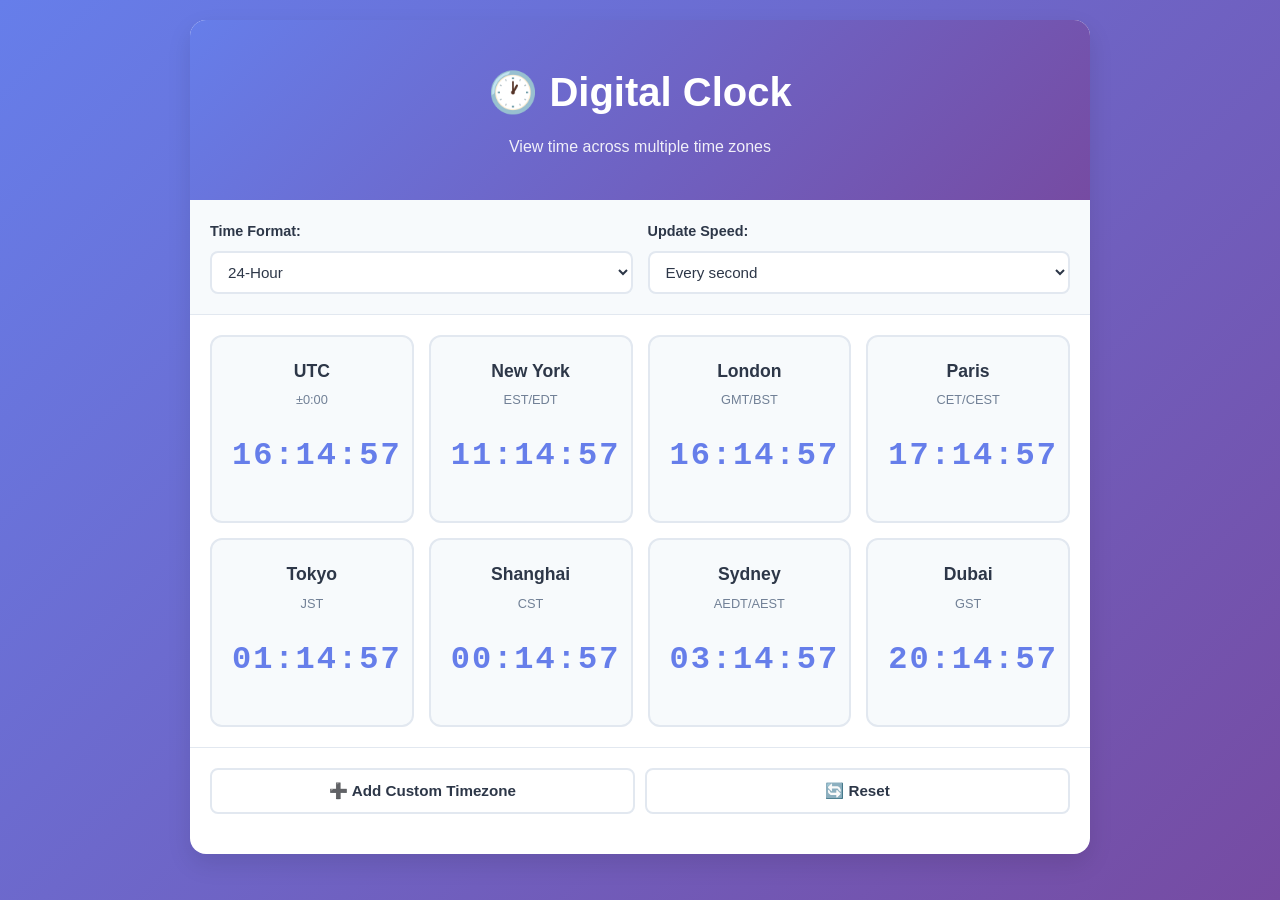
<file: clock-app/index.html>
<!DOCTYPE html>
<html lang="en">
<head>
    <meta charset="UTF-8">
    <meta name="viewport" content="width=device-width, initial-scale=1.0">
    <title>Digital Clock - Multiple Time Zones</title>
    <link rel="stylesheet" href="styles.css">
</head>
<body>
    <div class="container">
        <header class="header">
            <h1>🕐 Digital Clock</h1>
            <p class="subtitle">View time across multiple time zones</p>
        </header>

        <div class="clock-controls">
            <div class="control-group">
                <label for="timeFormat">Time Format:</label>
                <select id="timeFormat" class="select">
                    <option value="24">24-Hour</option>
                    <option value="12">12-Hour (AM/PM)</option>
                </select>
            </div>
            <div class="control-group">
                <label for="clockSpeed">Update Speed:</label>
                <select id="clockSpeed" class="select">
                    <option value="1000">Every second</option>
                    <option value="100">Every 0.1s</option>
                </select>
            </div>
        </div>

        <div class="clocks-grid">
            <div class="clock-card" data-timezone="UTC">
                <div class="clock-header">
                    <h3>UTC</h3>
                    <p class="timezone-offset">±0:00</p>
                </div>
                <div class="clock-display">
                    <div class="digital-time">00:00:00</div>
                </div>
            </div>

            <div class="clock-card" data-timezone="America/New_York">
                <div class="clock-header">
                    <h3>New York</h3>
                    <p class="timezone-offset">EST/EDT</p>
                </div>
                <div class="clock-display">
                    <div class="digital-time">00:00:00</div>
                </div>
            </div>

            <div class="clock-card" data-timezone="Europe/London">
                <div class="clock-header">
                    <h3>London</h3>
                    <p class="timezone-offset">GMT/BST</p>
                </div>
                <div class="clock-display">
                    <div class="digital-time">00:00:00</div>
                </div>
            </div>

            <div class="clock-card" data-timezone="Europe/Paris">
                <div class="clock-header">
                    <h3>Paris</h3>
                    <p class="timezone-offset">CET/CEST</p>
                </div>
                <div class="clock-display">
                    <div class="digital-time">00:00:00</div>
                </div>
            </div>

            <div class="clock-card" data-timezone="Asia/Tokyo">
                <div class="clock-header">
                    <h3>Tokyo</h3>
                    <p class="timezone-offset">JST</p>
                </div>
                <div class="clock-display">
                    <div class="digital-time">00:00:00</div>
                </div>
            </div>

            <div class="clock-card" data-timezone="Asia/Shanghai">
                <div class="clock-header">
                    <h3>Shanghai</h3>
                    <p class="timezone-offset">CST</p>
                </div>
                <div class="clock-display">
                    <div class="digital-time">00:00:00</div>
                </div>
            </div>

            <div class="clock-card" data-timezone="Australia/Sydney">
                <div class="clock-header">
                    <h3>Sydney</h3>
                    <p class="timezone-offset">AEDT/AEST</p>
                </div>
                <div class="clock-display">
                    <div class="digital-time">00:00:00</div>
                </div>
            </div>

            <div class="clock-card" data-timezone="Asia/Dubai">
                <div class="clock-header">
                    <h3>Dubai</h3>
                    <p class="timezone-offset">GST</p>
                </div>
                <div class="clock-display">
                    <div class="digital-time">00:00:00</div>
                </div>
            </div>
        </div>

        <div class="clock-settings">
            <button id="addTimezoneBtn" class="btn btn-secondary">➕ Add Custom Timezone</button>
            <button id="resetBtn" class="btn btn-secondary">🔄 Reset</button>
        </div>

        <div id="customTimezones" class="custom-timezones">
            <!-- Custom timezones will be added here -->
        </div>
    </div>

    <script src="script.js"></script>
</body>
</html>
</file>
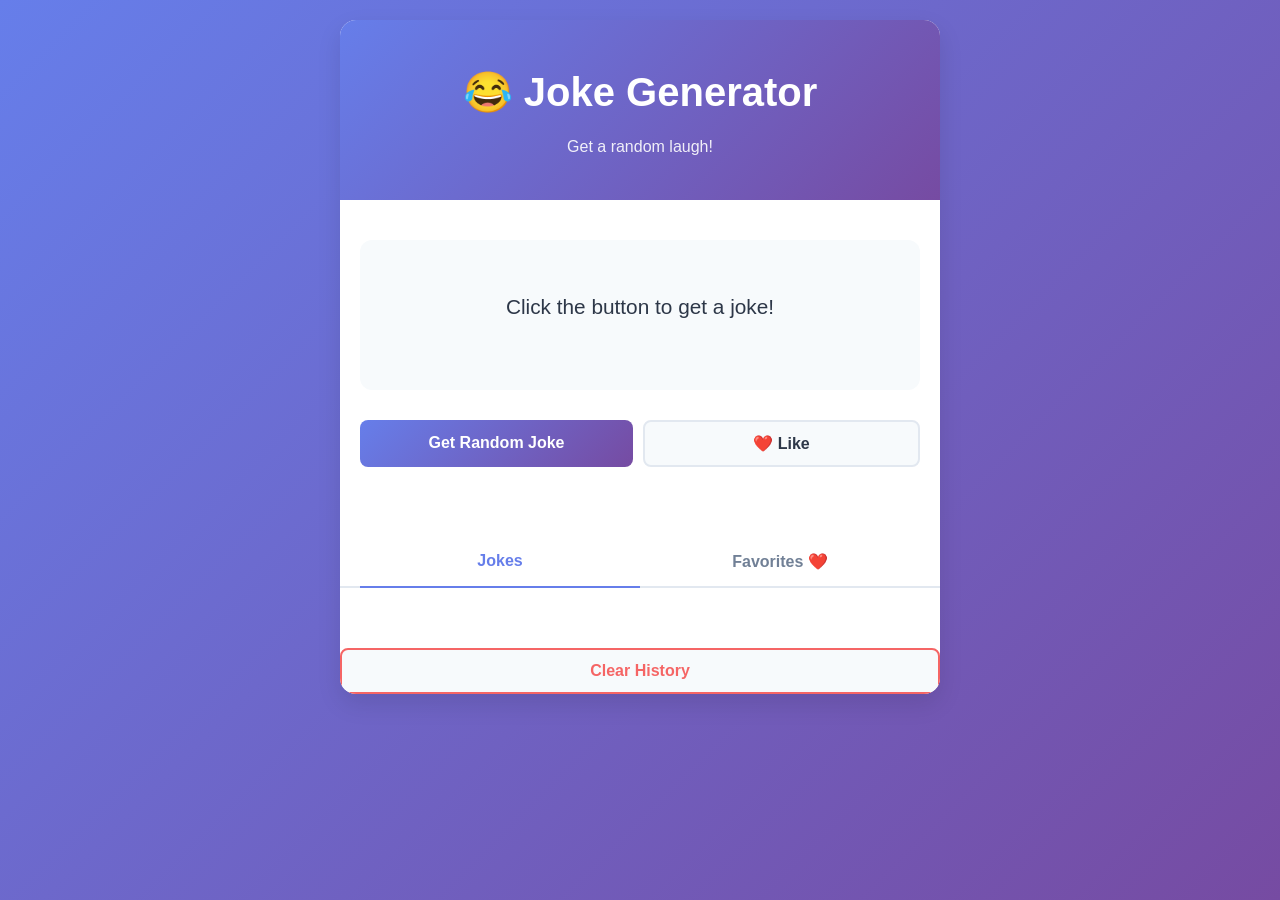
<file: joke-app/index.html>
<!DOCTYPE html>
<html lang="en">
<head>
    <meta charset="UTF-8">
    <meta name="viewport" content="width=device-width, initial-scale=1.0">
    <title>Random Joke Generator</title>
    <link rel="stylesheet" href="styles.css">
</head>
<body>
    <div class="container">
        <header class="header">
            <h1>😂 Joke Generator</h1>
            <p class="subtitle">Get a random laugh!</p>
        </header>

        <div class="joke-container">
            <div class="joke-display" id="jokeDisplay">
                <p id="jokeText">Click the button to get a joke!</p>
                <p id="jokeType" class="joke-type"></p>
            </div>

            <div class="button-group">
                <button id="getJokeBtn" class="btn btn-primary">Get Random Joke</button>
                <button id="likeBtn" class="btn btn-secondary">❤️ Like</button>
            </div>
        </div>

        <div class="tabs">
            <button class="tab-btn active" data-tab="jokes">Jokes</button>
            <button class="tab-btn" data-tab="favorites">Favorites ❤️</button>
        </div>

        <div id="jokesList" class="tab-content active">
            <ul class="jokes-list" id="jokesList">
                <!-- Jokes will be listed here -->
            </ul>
        </div>

        <div id="favoritesList" class="tab-content">
            <ul class="jokes-list" id="favoritesList">
                <!-- Favorite jokes will be listed here -->
            </ul>
            <div class="empty-state" id="favoritesEmpty">
                <p>No favorite jokes yet. Like some jokes to see them here!</p>
            </div>
        </div>

        <button id="clearHistoryBtn" class="btn btn-danger">Clear History</button>
    </div>

    <script src="script.js"></script>
</body>
</html>
</file>
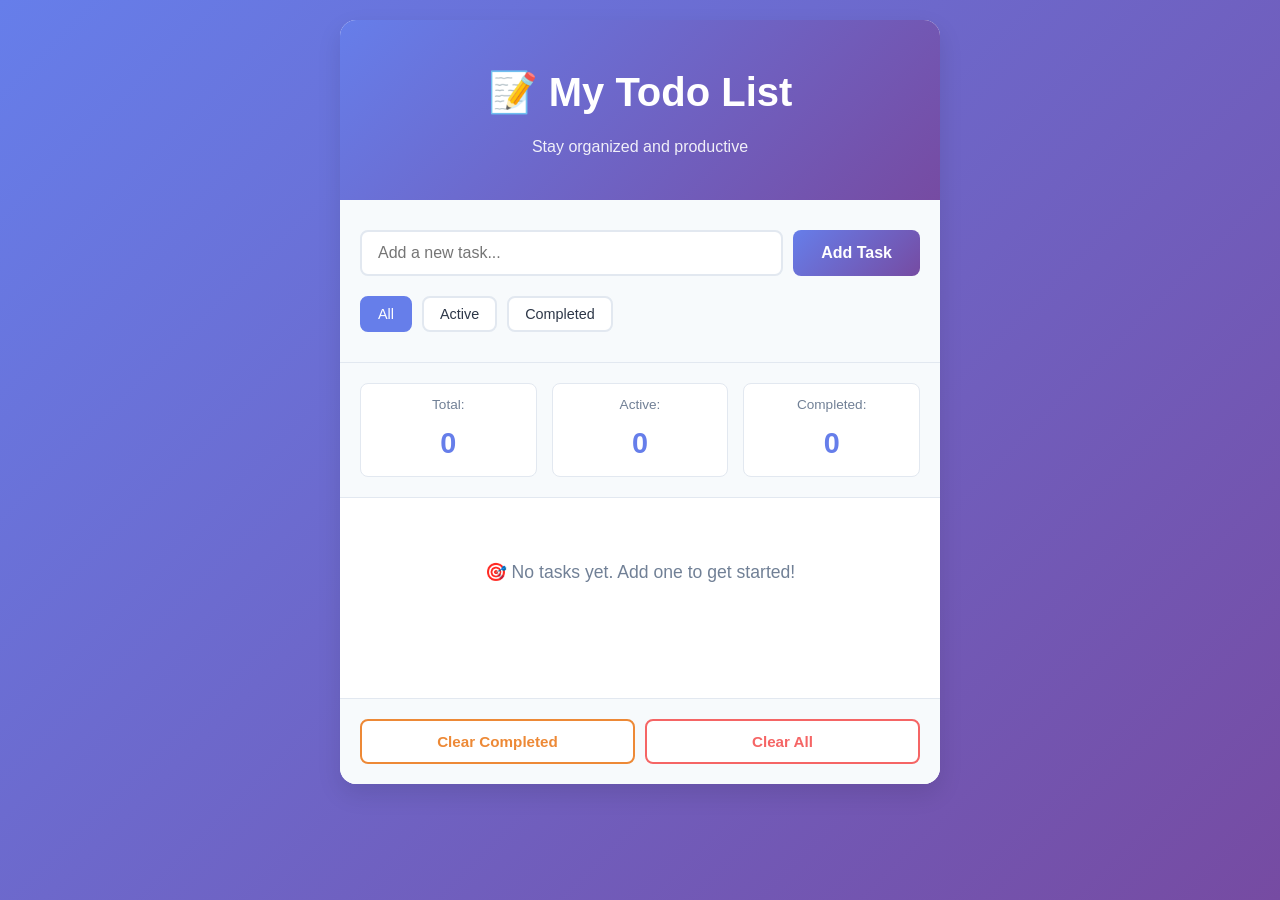
<file: todo-app/index.html>
<!DOCTYPE html>
<html lang="en">
<head>
    <meta charset="UTF-8">
    <meta name="viewport" content="width=device-width, initial-scale=1.0">
    <title>Todo List - Task Manager</title>
    <link rel="stylesheet" href="styles.css">
</head>
<body>
    <div class="container">
        <!-- Header -->
        <header class="header">
            <h1>📝 My Todo List</h1>
            <p class="subtitle">Stay organized and productive</p>
        </header>

        <!-- Input Section -->
        <div class="input-section">
            <div class="input-group">
                <input 
                    type="text" 
                    id="todoInput" 
                    class="todo-input" 
                    placeholder="Add a new task..."
                    autocomplete="off"
                >
                <button id="addBtn" class="add-btn">Add Task</button>
            </div>
            <div class="filter-buttons">
                <button class="filter-btn active" data-filter="all">All</button>
                <button class="filter-btn" data-filter="active">Active</button>
                <button class="filter-btn" data-filter="completed">Completed</button>
            </div>
        </div>

        <!-- Stats Section -->
        <div class="stats">
            <div class="stat-item">
                <span class="stat-label">Total:</span>
                <span class="stat-value" id="totalCount">0</span>
            </div>
            <div class="stat-item">
                <span class="stat-label">Active:</span>
                <span class="stat-value" id="activeCount">0</span>
            </div>
            <div class="stat-item">
                <span class="stat-label">Completed:</span>
                <span class="stat-value" id="completedCount">0</span>
            </div>
        </div>

        <!-- Todo List -->
        <div class="todo-list-container">
            <ul class="todo-list" id="todoList">
                <!-- Todos will be dynamically added here -->
            </ul>
            <div class="empty-state" id="emptyState">
                <p>🎯 No tasks yet. Add one to get started!</p>
            </div>
        </div>

        <!-- Actions -->
        <div class="actions">
            <button id="clearCompletedBtn" class="action-btn clear-btn">Clear Completed</button>
            <button id="clearAllBtn" class="action-btn danger-btn">Clear All</button>
        </div>
    </div>

    <script src="script.js"></script>
</body>
</html>
</file>
<file: clock-app/styles.css>
/* ===== Global Styles ===== */
* {
    margin: 0;
    padding: 0;
    box-sizing: border-box;
}

:root {
    --primary-color: #667eea;
    --secondary-color: #764ba2;
    --success-color: #48bb78;
    --danger-color: #f56565;
    --warning-color: #ed8936;
    --text-color: #2d3748;
    --text-light: #718096;
    --bg-light: #f7fafc;
    --bg-white: #ffffff;
    --border-color: #e2e8f0;
    --shadow: 0 4px 6px rgba(0, 0, 0, 0.1);
    --shadow-lg: 0 10px 25px rgba(0, 0, 0, 0.1);
    --transition: all 0.3s ease;
}

html {
    scroll-behavior: smooth;
}

body {
    font-family: 'Segoe UI', Tahoma, Geneva, Verdana, sans-serif;
    background: linear-gradient(135deg, #667eea 0%, #764ba2 100%);
    color: var(--text-color);
    min-height: 100vh;
    padding: 20px;
    line-height: 1.6;
}

/* ===== Container ===== */
.container {
    max-width: 900px;
    margin: 0 auto;
    background: var(--bg-white);
    border-radius: 16px;
    box-shadow: var(--shadow-lg);
    overflow: hidden;
}

/* ===== Header ===== */
.header {
    background: linear-gradient(135deg, var(--primary-color), var(--secondary-color));
    color: white;
    padding: 40px 20px;
    text-align: center;
}

.header h1 {
    font-size: 2.5rem;
    margin-bottom: 10px;
    font-weight: 700;
}

.subtitle {
    font-size: 1rem;
    opacity: 0.9;
    font-weight: 300;
}

/* ===== Clock Controls ===== */
.clock-controls {
    display: grid;
    grid-template-columns: 1fr 1fr;
    gap: 15px;
    padding: 20px;
    background: var(--bg-light);
    border-bottom: 1px solid var(--border-color);
}

.control-group {
    display: flex;
    flex-direction: column;
    gap: 8px;
}

.control-group label {
    font-weight: 600;
    font-size: 0.9rem;
    color: var(--text-color);
}

.select {
    padding: 10px 12px;
    border: 2px solid var(--border-color);
    border-radius: 8px;
    font-size: 0.95rem;
    font-family: inherit;
    cursor: pointer;
    background: var(--bg-white);
    color: var(--text-color);
    transition: var(--transition);
}

.select:focus {
    outline: none;
    border-color: var(--primary-color);
    box-shadow: 0 0 0 3px rgba(102, 126, 234, 0.1);
}

/* ===== Clocks Grid ===== */
.clocks-grid {
    display: grid;
    grid-template-columns: repeat(auto-fit, minmax(200px, 1fr));
    gap: 15px;
    padding: 20px;
}

.clock-card {
    background: var(--bg-light);
    border: 2px solid var(--border-color);
    border-radius: 12px;
    padding: 20px;
    text-align: center;
    transition: var(--transition);
}

.clock-card:hover {
    border-color: var(--primary-color);
    transform: translateY(-5px);
    box-shadow: 0 8px 16px rgba(102, 126, 234, 0.15);
}

.clock-header h3 {
    font-size: 1.1rem;
    color: var(--text-color);
    margin-bottom: 5px;
}

.timezone-offset {
    font-size: 0.8rem;
    color: var(--text-light);
}

.clock-display {
    padding: 20px 0;
}

.digital-time {
    font-size: 2rem;
    font-weight: 700;
    color: var(--primary-color);
    font-family: 'Courier New', monospace;
    letter-spacing: 2px;
}

/* ===== Custom Timezones ===== */
.custom-timezones {
    display: grid;
    grid-template-columns: repeat(auto-fit, minmax(200px, 1fr));
    gap: 15px;
    padding: 0 20px 20px;
}

.custom-clock-card {
    background: linear-gradient(135deg, rgba(102, 126, 234, 0.1), rgba(118, 75, 162, 0.1));
    border: 2px solid var(--primary-color);
    border-radius: 12px;
    padding: 20px;
    text-align: center;
    position: relative;
    transition: var(--transition);
}

.custom-clock-card:hover {
    transform: translateY(-5px);
    box-shadow: 0 8px 16px rgba(102, 126, 234, 0.25);
}

.custom-clock-card .clock-header h3 {
    font-size: 1rem;
    word-break: break-word;
}

.remove-tz-btn {
    margin-top: 15px;
    padding: 8px 12px;
    background: var(--danger-color);
    color: white;
    border: none;
    border-radius: 6px;
    cursor: pointer;
    font-size: 0.85rem;
    font-weight: 600;
    transition: var(--transition);
}

.remove-tz-btn:hover {
    opacity: 0.8;
    transform: scale(1.05);
}

/* ===== Clock Settings ===== */
.clock-settings {
    display: flex;
    gap: 10px;
    padding: 20px;
    border-top: 1px solid var(--border-color);
}

.btn {
    flex: 1;
    padding: 12px 20px;
    border: 2px solid var(--border-color);
    background: var(--bg-white);
    color: var(--text-color);
    border-radius: 8px;
    font-size: 0.95rem;
    font-weight: 600;
    cursor: pointer;
    transition: var(--transition);
    display: flex;
    align-items: center;
    justify-content: center;
    gap: 8px;
}

.btn:hover {
    border-color: var(--primary-color);
    color: var(--primary-color);
    transform: translateY(-2px);
}

.btn-secondary {
    background: var(--bg-white);
    color: var(--text-color);
}

.btn-secondary:hover {
    background: var(--bg-light);
}

/* ===== Responsive Design ===== */
@media (max-width: 768px) {
    .header h1 {
        font-size: 2rem;
    }

    .clock-controls {
        grid-template-columns: 1fr;
    }

    .clocks-grid {
        grid-template-columns: repeat(auto-fit, minmax(150px, 1fr));
        gap: 10px;
        padding: 15px;
    }

    .clock-card {
        padding: 15px;
    }

    .digital-time {
        font-size: 1.5rem;
        letter-spacing: 1px;
    }

    .clock-settings {
        flex-direction: column;
    }

    .btn {
        width: 100%;
    }
}

@media (max-width: 480px) {
    .container {
        border-radius: 8px;
    }

    .header {
        padding: 30px 15px;
    }

    .header h1 {
        font-size: 1.5rem;
    }

    .clocks-grid {
        grid-template-columns: 1fr;
    }

    .custom-timezones {
        grid-template-columns: 1fr;
    }

    .digital-time {
        font-size: 1.3rem;
    }
}
</file>
<file: joke-app/styles.css>
/* ===== Global Styles ===== */
* {
    margin: 0;
    padding: 0;
    box-sizing: border-box;
}

:root {
    --primary-color: #667eea;
    --secondary-color: #764ba2;
    --success-color: #48bb78;
    --danger-color: #f56565;
    --text-color: #2d3748;
    --text-light: #718096;
    --bg-light: #f7fafc;
    --bg-white: #ffffff;
    --border-color: #e2e8f0;
    --shadow: 0 4px 6px rgba(0, 0, 0, 0.1);
    --shadow-lg: 0 10px 25px rgba(0, 0, 0, 0.1);
    --transition: all 0.3s ease;
}

html {
    scroll-behavior: smooth;
}

body {
    font-family: 'Segoe UI', Tahoma, Geneva, Verdana, sans-serif;
    background: linear-gradient(135deg, #667eea 0%, #764ba2 100%);
    color: var(--text-color);
    min-height: 100vh;
    padding: 20px;
    line-height: 1.6;
}

/* ===== Container ===== */
.container {
    max-width: 600px;
    margin: 0 auto;
    background: var(--bg-white);
    border-radius: 16px;
    box-shadow: var(--shadow-lg);
    overflow: hidden;
}

/* ===== Header ===== */
.header {
    background: linear-gradient(135deg, var(--primary-color), var(--secondary-color));
    color: white;
    padding: 40px 20px;
    text-align: center;
}

.header h1 {
    font-size: 2.5rem;
    margin-bottom: 10px;
    font-weight: 700;
}

.subtitle {
    font-size: 1rem;
    opacity: 0.9;
    font-weight: 300;
}

/* ===== Joke Display ===== */
.joke-container {
    padding: 40px 20px;
    text-align: center;
}

.joke-display {
    background: var(--bg-light);
    padding: 30px;
    border-radius: 12px;
    margin-bottom: 30px;
    min-height: 150px;
    display: flex;
    flex-direction: column;
    justify-content: center;
}

#jokeText {
    font-size: 1.3rem;
    line-height: 1.8;
    margin-bottom: 15px;
    color: var(--text-color);
    font-weight: 500;
}

.joke-type {
    font-size: 0.85rem;
    color: var(--primary-color);
    font-weight: 600;
    text-transform: capitalize;
}

/* ===== Button Styles ===== */
.button-group {
    display: flex;
    gap: 10px;
    margin-bottom: 30px;
}

.btn {
    flex: 1;
    padding: 12px 20px;
    border: none;
    border-radius: 8px;
    font-size: 1rem;
    font-weight: 600;
    cursor: pointer;
    transition: var(--transition);
    display: flex;
    align-items: center;
    justify-content: center;
    gap: 8px;
}

.btn:disabled {
    opacity: 0.6;
    cursor: not-allowed;
}

.btn-primary {
    background: linear-gradient(135deg, var(--primary-color), var(--secondary-color));
    color: white;
}

.btn-primary:hover:not(:disabled) {
    transform: translateY(-2px);
    box-shadow: 0 6px 12px rgba(102, 126, 234, 0.4);
}

.btn-secondary {
    background: var(--bg-light);
    color: var(--text-color);
    border: 2px solid var(--border-color);
}

.btn-secondary:hover:not(:disabled) {
    border-color: var(--primary-color);
    color: var(--primary-color);
}

.btn-secondary.liked {
    background: rgba(245, 101, 101, 0.1);
    color: var(--danger-color);
    border-color: var(--danger-color);
}

.btn-danger {
    background: var(--bg-light);
    color: var(--danger-color);
    border: 2px solid var(--danger-color);
    width: 100%;
    margin-top: 20px;
}

.btn-danger:hover:not(:disabled) {
    background: rgba(245, 101, 101, 0.1);
}

/* ===== Tabs ===== */
.tabs {
    display: flex;
    gap: 0;
    border-bottom: 2px solid var(--border-color);
    padding: 0 20px;
}

.tab-btn {
    flex: 1;
    padding: 15px 20px;
    border: none;
    background: transparent;
    color: var(--text-light);
    font-size: 1rem;
    font-weight: 600;
    cursor: pointer;
    transition: var(--transition);
    position: relative;
}

.tab-btn:hover {
    color: var(--primary-color);
}

.tab-btn.active {
    color: var(--primary-color);
}

.tab-btn.active::after {
    content: '';
    position: absolute;
    bottom: -2px;
    left: 0;
    right: 0;
    height: 2px;
    background: var(--primary-color);
}

/* ===== Tab Content ===== */
.tab-content {
    padding: 20px;
    display: none;
    max-height: 400px;
    overflow-y: auto;
}

.tab-content.active {
    display: block;
}

.jokes-list {
    list-style: none;
    padding: 0;
}

.joke-item {
    padding: 15px;
    background: var(--bg-light);
    border-radius: 8px;
    margin-bottom: 10px;
    cursor: pointer;
    transition: var(--transition);
}

.joke-item:hover {
    background: var(--border-color);
    transform: translateX(5px);
}

.joke-content {
    margin-bottom: 8px;
    line-height: 1.6;
}

.joke-answer {
    font-weight: 600;
    color: var(--primary-color);
}

.joke-type-small {
    font-size: 0.8rem;
    color: var(--text-light);
    text-transform: capitalize;
}

.remove-btn {
    margin-top: 10px;
    padding: 6px 12px;
    background: var(--danger-color);
    color: white;
    border: none;
    border-radius: 4px;
    cursor: pointer;
    font-size: 0.85rem;
    transition: var(--transition);
}

.remove-btn:hover {
    opacity: 0.8;
}

.empty-state {
    padding: 40px 20px;
    text-align: center;
    color: var(--text-light);
}

/* ===== Scrollbar ===== */
.tab-content::-webkit-scrollbar {
    width: 6px;
}

.tab-content::-webkit-scrollbar-track {
    background: var(--bg-light);
}

.tab-content::-webkit-scrollbar-thumb {
    background: var(--border-color);
    border-radius: 3px;
}

.tab-content::-webkit-scrollbar-thumb:hover {
    background: var(--text-light);
}

/* ===== Responsive ===== */
@media (max-width: 600px) {
    .header h1 {
        font-size: 1.8rem;
    }

    .button-group {
        flex-direction: column;
    }

    #jokeText {
        font-size: 1.1rem;
    }

    .tabs {
        padding: 0;
    }

    .tab-btn {
        padding: 12px 15px;
        font-size: 0.9rem;
    }
}
</file>
<file: todo-app/styles.css>
/* ===== Global Styles ===== */
* {
    margin: 0;
    padding: 0;
    box-sizing: border-box;
}

:root {
    --primary-color: #667eea;
    --secondary-color: #764ba2;
    --success-color: #48bb78;
    --danger-color: #f56565;
    --warning-color: #ed8936;
    --text-color: #2d3748;
    --text-light: #718096;
    --bg-light: #f7fafc;
    --bg-white: #ffffff;
    --border-color: #e2e8f0;
    --shadow: 0 4px 6px rgba(0, 0, 0, 0.1);
    --shadow-lg: 0 10px 25px rgba(0, 0, 0, 0.1);
    --transition: all 0.3s ease;
}

html {
    scroll-behavior: smooth;
}

body {
    font-family: 'Segoe UI', Tahoma, Geneva, Verdana, sans-serif;
    background: linear-gradient(135deg, #667eea 0%, #764ba2 100%);
    color: var(--text-color);
    min-height: 100vh;
    padding: 20px;
    line-height: 1.6;
}

/* ===== Container ===== */
.container {
    max-width: 600px;
    margin: 0 auto;
    background: var(--bg-white);
    border-radius: 16px;
    box-shadow: var(--shadow-lg);
    overflow: hidden;
}

/* ===== Header ===== */
.header {
    background: linear-gradient(135deg, var(--primary-color), var(--secondary-color));
    color: white;
    padding: 40px 20px;
    text-align: center;
}

.header h1 {
    font-size: 2.5rem;
    margin-bottom: 10px;
    font-weight: 700;
}

.subtitle {
    font-size: 1rem;
    opacity: 0.9;
    font-weight: 300;
}

/* ===== Input Section ===== */
.input-section {
    padding: 30px 20px;
    background: var(--bg-light);
    border-bottom: 1px solid var(--border-color);
}

.input-group {
    display: flex;
    gap: 10px;
    margin-bottom: 20px;
}

.todo-input {
    flex: 1;
    padding: 12px 16px;
    border: 2px solid var(--border-color);
    border-radius: 8px;
    font-size: 1rem;
    font-family: inherit;
    transition: var(--transition);
    outline: none;
}

.todo-input:focus {
    border-color: var(--primary-color);
    box-shadow: 0 0 0 3px rgba(102, 126, 234, 0.1);
}

.add-btn {
    padding: 12px 28px;
    background: linear-gradient(135deg, var(--primary-color), var(--secondary-color));
    color: white;
    border: none;
    border-radius: 8px;
    font-size: 1rem;
    font-weight: 600;
    cursor: pointer;
    transition: var(--transition);
    white-space: nowrap;
}

.add-btn:hover {
    transform: translateY(-2px);
    box-shadow: 0 6px 12px rgba(102, 126, 234, 0.4);
}

.add-btn:active {
    transform: translateY(0);
}

/* ===== Filter Buttons ===== */
.filter-buttons {
    display: flex;
    gap: 10px;
    flex-wrap: wrap;
}

.filter-btn {
    padding: 8px 16px;
    border: 2px solid var(--border-color);
    background: var(--bg-white);
    color: var(--text-color);
    border-radius: 8px;
    cursor: pointer;
    font-size: 0.9rem;
    font-weight: 500;
    transition: var(--transition);
}

.filter-btn:hover {
    border-color: var(--primary-color);
    color: var(--primary-color);
}

.filter-btn.active {
    background: var(--primary-color);
    color: white;
    border-color: var(--primary-color);
}

/* ===== Stats ===== */
.stats {
    display: grid;
    grid-template-columns: repeat(3, 1fr);
    gap: 15px;
    padding: 20px;
    background: var(--bg-light);
    border-bottom: 1px solid var(--border-color);
}

.stat-item {
    text-align: center;
    padding: 10px;
    background: var(--bg-white);
    border-radius: 8px;
    border: 1px solid var(--border-color);
}

.stat-label {
    display: block;
    font-size: 0.85rem;
    color: var(--text-light);
    margin-bottom: 5px;
}

.stat-value {
    display: block;
    font-size: 1.8rem;
    font-weight: 700;
    color: var(--primary-color);
}

/* ===== Todo List Container ===== */
.todo-list-container {
    min-height: 200px;
    max-height: 500px;
    overflow-y: auto;
    position: relative;
}

.todo-list {
    list-style: none;
    padding: 0;
}

/* ===== Todo Items ===== */
.todo-item {
    padding: 15px 20px;
    border-bottom: 1px solid var(--border-color);
    display: flex;
    align-items: center;
    gap: 15px;
    transition: var(--transition);
    animation: slideIn 0.3s ease;
}

@keyframes slideIn {
    from {
        opacity: 0;
        transform: translateX(-20px);
    }
    to {
        opacity: 1;
        transform: translateX(0);
    }
}

.todo-item:hover {
    background: var(--bg-light);
}

.todo-item.completed {
    opacity: 0.6;
}

.todo-item.completed .todo-text {
    text-decoration: line-through;
    color: var(--text-light);
}

/* Checkbox */
.checkbox {
    width: 24px;
    height: 24px;
    min-width: 24px;
    cursor: pointer;
    accent-color: var(--success-color);
}

/* Todo Text */
.todo-text {
    flex: 1;
    font-size: 1rem;
    color: var(--text-color);
    word-break: break-word;
}

/* Priority Badge */
.priority-badge {
    padding: 4px 10px;
    border-radius: 20px;
    font-size: 0.75rem;
    font-weight: 600;
    white-space: nowrap;
}

.priority-badge.high {
    background: rgba(245, 101, 101, 0.1);
    color: var(--danger-color);
}

.priority-badge.medium {
    background: rgba(237, 137, 54, 0.1);
    color: var(--warning-color);
}

.priority-badge.low {
    background: rgba(72, 187, 120, 0.1);
    color: var(--success-color);
}

/* Delete Button */
.delete-btn {
    width: 32px;
    height: 32px;
    border: none;
    background: rgba(245, 101, 101, 0.1);
    color: var(--danger-color);
    border-radius: 6px;
    cursor: pointer;
    font-size: 1.2rem;
    transition: var(--transition);
    display: flex;
    align-items: center;
    justify-content: center;
}

.delete-btn:hover {
    background: var(--danger-color);
    color: white;
    transform: scale(1.1);
}

/* ===== Empty State ===== */
.empty-state {
    padding: 60px 20px;
    text-align: center;
    color: var(--text-light);
    font-size: 1.1rem;
}

.empty-state.hidden {
    display: none;
}

/* ===== Actions ===== */
.actions {
    padding: 20px;
    display: flex;
    gap: 10px;
    background: var(--bg-light);
    border-top: 1px solid var(--border-color);
}

.action-btn {
    flex: 1;
    padding: 12px 20px;
    border: 2px solid var(--border-color);
    background: var(--bg-white);
    color: var(--text-color);
    border-radius: 8px;
    cursor: pointer;
    font-size: 0.95rem;
    font-weight: 600;
    transition: var(--transition);
}

.action-btn:hover {
    border-color: currentColor;
}

.clear-btn {
    color: var(--warning-color);
    border-color: var(--warning-color);
}

.clear-btn:hover {
    background: rgba(237, 137, 54, 0.1);
}

.danger-btn {
    color: var(--danger-color);
    border-color: var(--danger-color);
}

.danger-btn:hover {
    background: rgba(245, 101, 101, 0.1);
}

/* ===== Scrollbar Styling ===== */
.todo-list-container::-webkit-scrollbar {
    width: 6px;
}

.todo-list-container::-webkit-scrollbar-track {
    background: var(--bg-light);
}

.todo-list-container::-webkit-scrollbar-thumb {
    background: var(--border-color);
    border-radius: 3px;
}

.todo-list-container::-webkit-scrollbar-thumb:hover {
    background: var(--text-light);
}

/* ===== Responsive Design ===== */
@media (max-width: 600px) {
    .header h1 {
        font-size: 1.8rem;
    }

    .input-section {
        padding: 20px 15px;
    }

    .input-group {
        flex-direction: column;
    }

    .add-btn {
        width: 100%;
    }

    .stats {
        grid-template-columns: 1fr;
    }

    .todo-item {
        padding: 12px 15px;
        gap: 12px;
    }

    .todo-text {
        font-size: 0.95rem;
    }

    .priority-badge {
        display: none;
    }

    .actions {
        flex-direction: column;
    }

    .action-btn {
        width: 100%;
    }
}

@media (max-width: 400px) {
    .container {
        border-radius: 8px;
    }

    .header {
        padding: 30px 15px;
    }

    .header h1 {
        font-size: 1.5rem;
    }

    .todo-list-container {
        max-height: 400px;
    }
}
</file>
